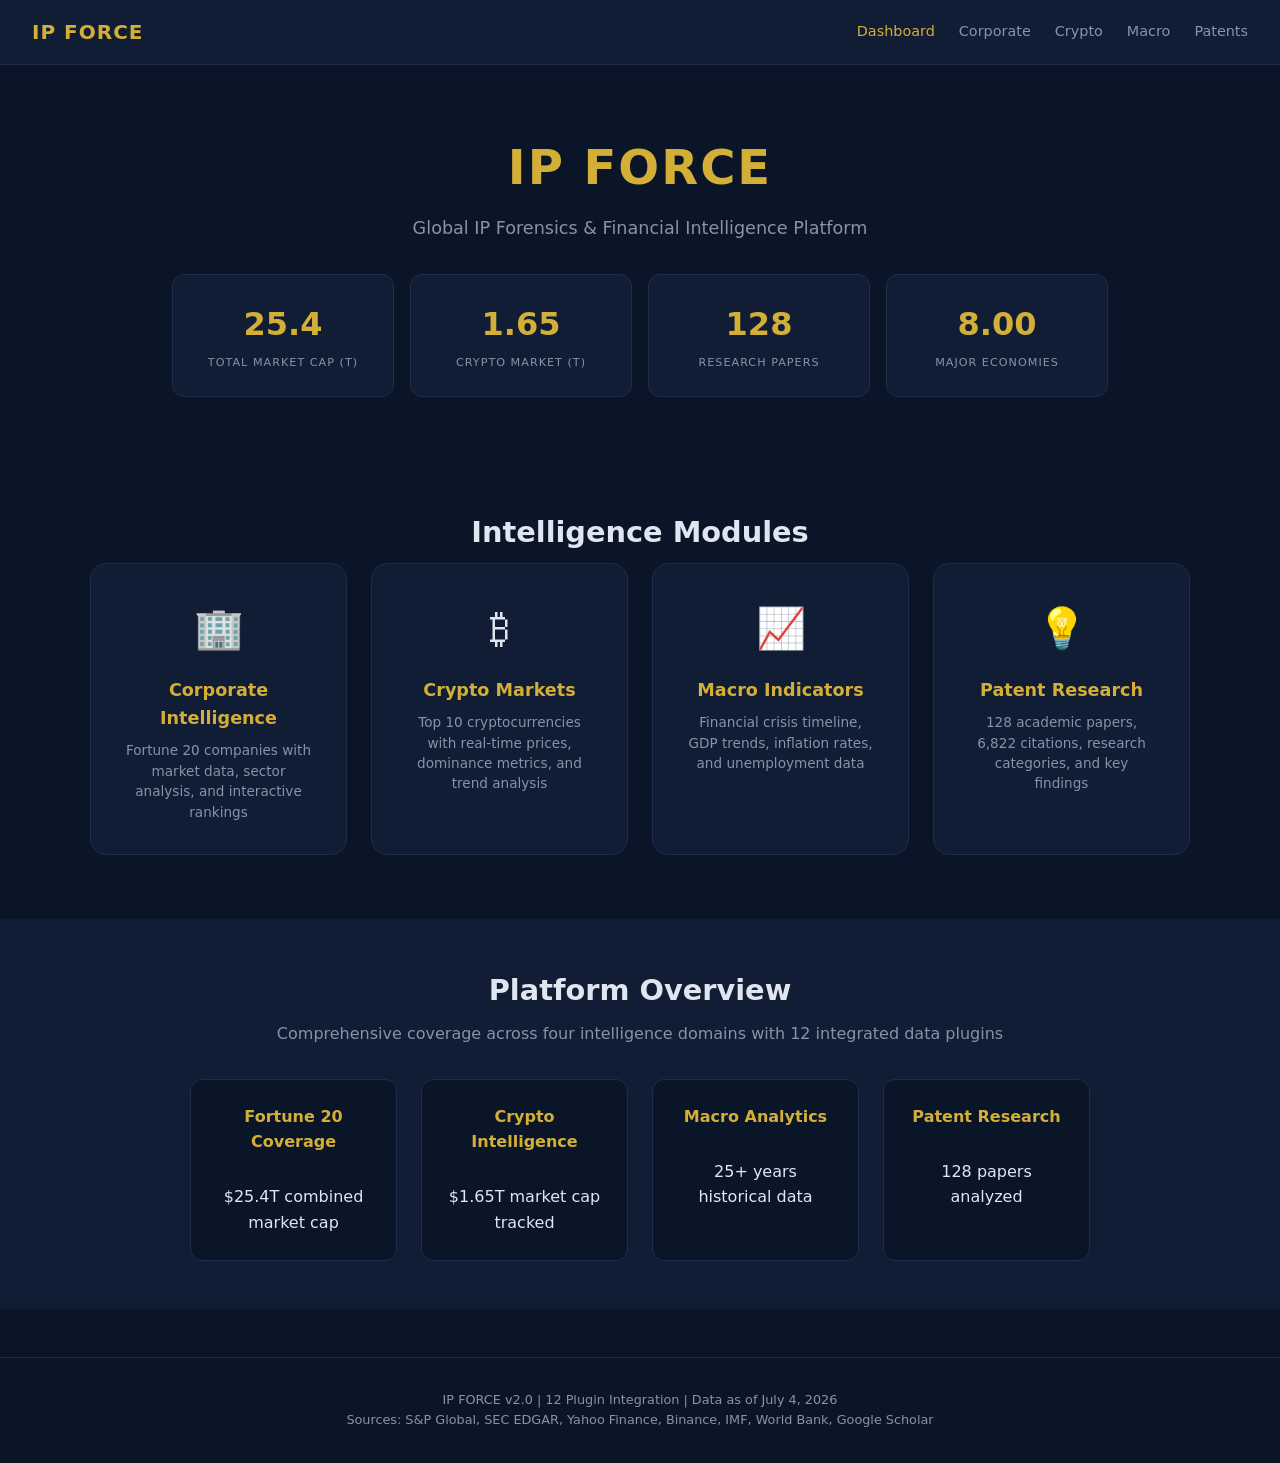
<file: microsite/index.html>
<!DOCTYPE html>
<html lang="en">
<head>
<meta charset="UTF-8">
<meta name="viewport" content="width=device-width, initial-scale=1.0">
<title>IP FORCE | Global Intelligence Platform</title>
<link rel="stylesheet" href="styles.css">
</head>
<body>
<nav class="navbar">
  <div class="nav-brand">IP FORCE</div>
  <div class="nav-links">
    <a href="index.html" class="active">Dashboard</a>
    <a href="corporate.html">Corporate</a>
    <a href="crypto.html">Crypto</a>
    <a href="macro.html">Macro</a>
    <a href="patents.html">Patents</a>
  </div>
</nav>

<main>
  <section class="hero">
    <h1>IP FORCE</h1>
    <p class="subtitle">Global IP Forensics & Financial Intelligence Platform</p>
    <div class="stats-grid">
      <div class="stat-card"><div class="stat-value" data-target="25.4">0</div><div class="stat-label">TOTAL MARKET CAP (T)</div></div>
      <div class="stat-card"><div class="stat-value" data-target="1.65">0</div><div class="stat-label">CRYPTO MARKET (T)</div></div>
      <div class="stat-card"><div class="stat-value" data-target="128">0</div><div class="stat-label">RESEARCH PAPERS</div></div>
      <div class="stat-card"><div class="stat-value" data-target="8">0</div><div class="stat-label">MAJOR ECONOMIES</div></div>
    </div>
  </section>

  <section class="modules">
    <h2>Intelligence Modules</h2>
    <div class="module-grid">
      <a href="corporate.html" class="module-card">
        <div class="module-icon">&#127970;</div>
        <h3>Corporate Intelligence</h3>
        <p>Fortune 20 companies with market data, sector analysis, and interactive rankings</p>
      </a>
      <a href="crypto.html" class="module-card">
        <div class="module-icon">&#8383;</div>
        <h3>Crypto Markets</h3>
        <p>Top 10 cryptocurrencies with real-time prices, dominance metrics, and trend analysis</p>
      </a>
      <a href="macro.html" class="module-card">
        <div class="module-icon">&#128200;</div>
        <h3>Macro Indicators</h3>
        <p>Financial crisis timeline, GDP trends, inflation rates, and unemployment data</p>
      </a>
      <a href="patents.html" class="module-card">
        <div class="module-icon">&#128161;</div>
        <h3>Patent Research</h3>
        <p>128 academic papers, 6,822 citations, research categories, and key findings</p>
      </a>
    </div>
  </section>

  <section class="overview">
    <h2>Platform Overview</h2>
    <p>Comprehensive coverage across four intelligence domains with 12 integrated data plugins</p>
    <div class="overview-grid">
      <div class="overview-item"><strong>Fortune 20 Coverage</strong><br>$25.4T combined market cap</div>
      <div class="overview-item"><strong>Crypto Intelligence</strong><br>$1.65T market cap tracked</div>
      <div class="overview-item"><strong>Macro Analytics</strong><br>25+ years historical data</div>
      <div class="overview-item"><strong>Patent Research</strong><br>128 papers analyzed</div>
    </div>
  </section>
</main>

<footer>
  <p>IP FORCE v2.0 | 12 Plugin Integration | Data as of July 4, 2026</p>
  <p>Sources: S&P Global, SEC EDGAR, Yahoo Finance, Binance, IMF, World Bank, Google Scholar</p>
</footer>

<script src="app.js"></script>
</body>
</html>
</file>
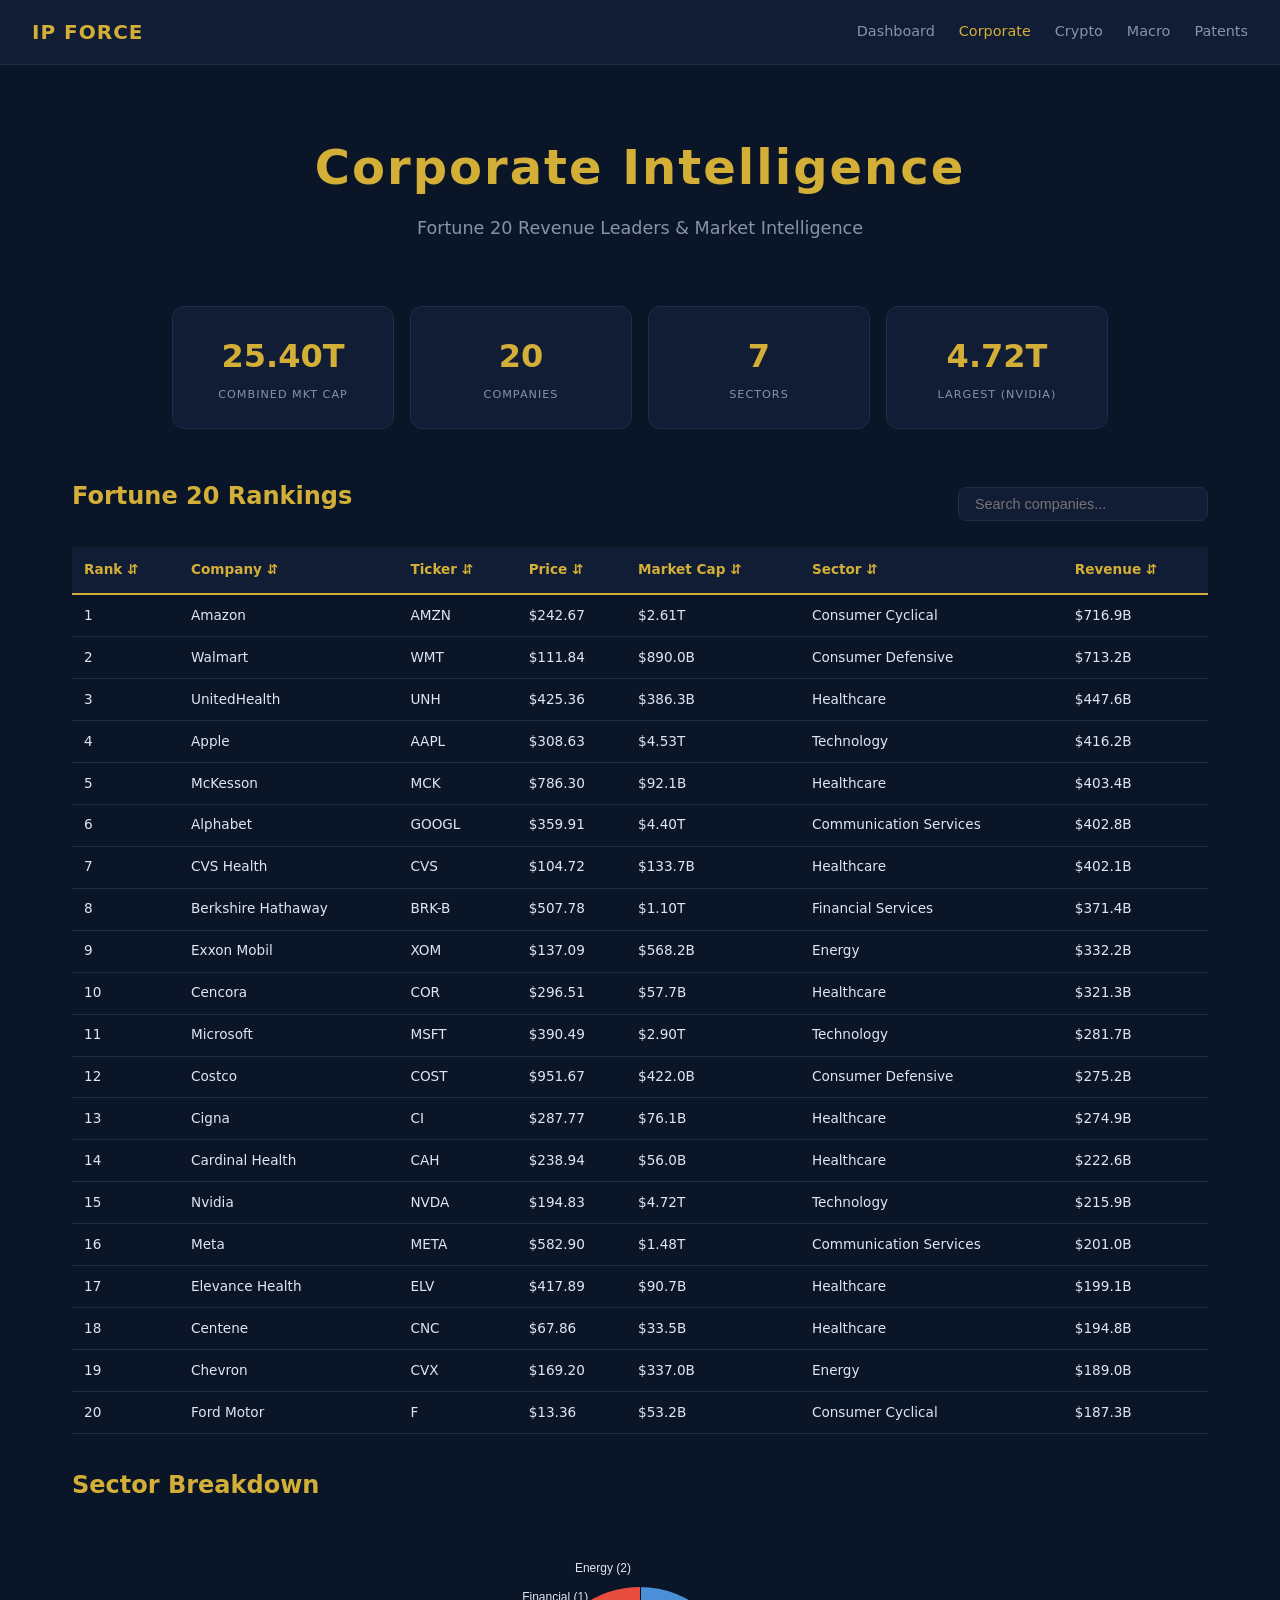
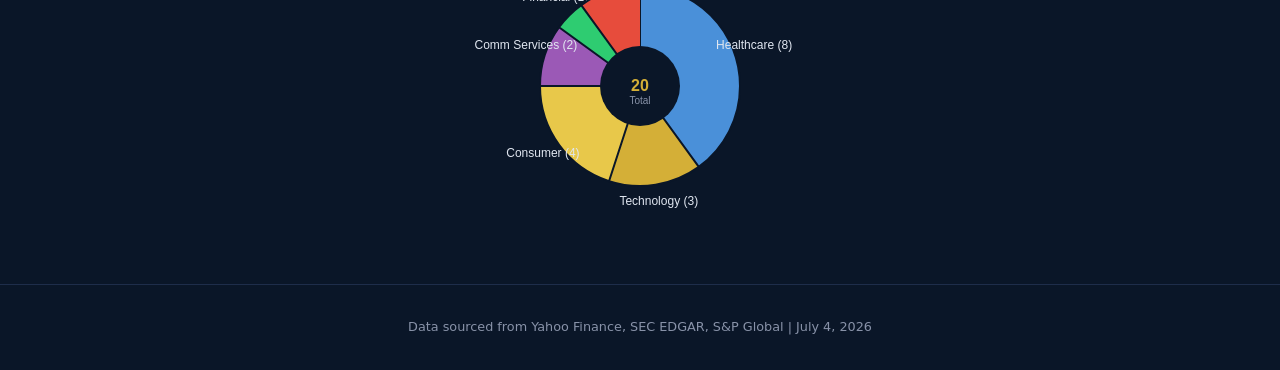
<file: microsite/corporate.html>
<!DOCTYPE html>
<html lang="en">
<head>
<meta charset="UTF-8">
<meta name="viewport" content="width=device-width, initial-scale=1.0">
<title>Corporate Intelligence | Fortune 20 | IP FORCE</title>
<link rel="stylesheet" href="styles.css">
</head>
<body>
<nav class="navbar">
  <div class="nav-brand">IP FORCE</div>
  <div class="nav-links">
    <a href="index.html">Dashboard</a>
    <a href="corporate.html" class="active">Corporate</a>
    <a href="crypto.html">Crypto</a>
    <a href="macro.html">Macro</a>
    <a href="patents.html">Patents</a>
  </div>
</nav>

<main>
  <section class="hero">
    <h1>Corporate Intelligence</h1>
    <p class="subtitle">Fortune 20 Revenue Leaders & Market Intelligence</p>
  </section>

  <div class="stats-grid">
    <div class="stat-card"><div class="stat-value">25.40T</div><div class="stat-label">COMBINED MKT CAP</div></div>
    <div class="stat-card"><div class="stat-value">20</div><div class="stat-label">COMPANIES</div></div>
    <div class="stat-card"><div class="stat-value">7</div><div class="stat-label">SECTORS</div></div>
    <div class="stat-card"><div class="stat-value">4.72T</div><div class="stat-label">LARGEST (NVIDIA)</div></div>
  </div>

  <section class="data-section">
    <div class="section-header">
      <h2>Fortune 20 Rankings</h2>
      <input type="text" id="corpSearch" placeholder="Search companies..." class="search-input">
    </div>
    <div class="table-responsive">
      <table class="data-table" id="corporateTable">
        <thead><tr><th onclick="sortTable(0)">Rank &#8693;</th><th onclick="sortTable(1)">Company &#8693;</th><th onclick="sortTable(2)">Ticker &#8693;</th><th onclick="sortTable(3)">Price &#8693;</th><th onclick="sortTable(4)">Market Cap &#8693;</th><th onclick="sortTable(5)">Sector &#8693;</th><th onclick="sortTable(6)">Revenue &#8693;</th></tr></thead>
        <tbody id="corpTableBody">
          <tr><td>1</td><td>Amazon</td><td>AMZN</td><td>$242.67</td><td>$2.61T</td><td>Consumer Cyclical</td><td>$716.9B</td></tr>
          <tr><td>2</td><td>Walmart</td><td>WMT</td><td>$111.84</td><td>$890.0B</td><td>Consumer Defensive</td><td>$713.2B</td></tr>
          <tr><td>3</td><td>UnitedHealth</td><td>UNH</td><td>$425.36</td><td>$386.3B</td><td>Healthcare</td><td>$447.6B</td></tr>
          <tr><td>4</td><td>Apple</td><td>AAPL</td><td>$308.63</td><td>$4.53T</td><td>Technology</td><td>$416.2B</td></tr>
          <tr><td>5</td><td>McKesson</td><td>MCK</td><td>$786.30</td><td>$92.1B</td><td>Healthcare</td><td>$403.4B</td></tr>
          <tr><td>6</td><td>Alphabet</td><td>GOOGL</td><td>$359.91</td><td>$4.40T</td><td>Communication Services</td><td>$402.8B</td></tr>
          <tr><td>7</td><td>CVS Health</td><td>CVS</td><td>$104.72</td><td>$133.7B</td><td>Healthcare</td><td>$402.1B</td></tr>
          <tr><td>8</td><td>Berkshire Hathaway</td><td>BRK-B</td><td>$507.78</td><td>$1.10T</td><td>Financial Services</td><td>$371.4B</td></tr>
          <tr><td>9</td><td>Exxon Mobil</td><td>XOM</td><td>$137.09</td><td>$568.2B</td><td>Energy</td><td>$332.2B</td></tr>
          <tr><td>10</td><td>Cencora</td><td>COR</td><td>$296.51</td><td>$57.7B</td><td>Healthcare</td><td>$321.3B</td></tr>
          <tr><td>11</td><td>Microsoft</td><td>MSFT</td><td>$390.49</td><td>$2.90T</td><td>Technology</td><td>$281.7B</td></tr>
          <tr><td>12</td><td>Costco</td><td>COST</td><td>$951.67</td><td>$422.0B</td><td>Consumer Defensive</td><td>$275.2B</td></tr>
          <tr><td>13</td><td>Cigna</td><td>CI</td><td>$287.77</td><td>$76.1B</td><td>Healthcare</td><td>$274.9B</td></tr>
          <tr><td>14</td><td>Cardinal Health</td><td>CAH</td><td>$238.94</td><td>$56.0B</td><td>Healthcare</td><td>$222.6B</td></tr>
          <tr><td>15</td><td>Nvidia</td><td>NVDA</td><td>$194.83</td><td>$4.72T</td><td>Technology</td><td>$215.9B</td></tr>
          <tr><td>16</td><td>Meta</td><td>META</td><td>$582.90</td><td>$1.48T</td><td>Communication Services</td><td>$201.0B</td></tr>
          <tr><td>17</td><td>Elevance Health</td><td>ELV</td><td>$417.89</td><td>$90.7B</td><td>Healthcare</td><td>$199.1B</td></tr>
          <tr><td>18</td><td>Centene</td><td>CNC</td><td>$67.86</td><td>$33.5B</td><td>Healthcare</td><td>$194.8B</td></tr>
          <tr><td>19</td><td>Chevron</td><td>CVX</td><td>$169.20</td><td>$337.0B</td><td>Energy</td><td>$189.0B</td></tr>
          <tr><td>20</td><td>Ford Motor</td><td>F</td><td>$13.36</td><td>$53.2B</td><td>Consumer Cyclical</td><td>$187.3B</td></tr>
        </tbody>
      </table>
    </div>
  </section>

  <section class="data-section">
    <h2>Sector Breakdown</h2>
    <canvas id="sectorChart" width="400" height="300"></canvas>
  </section>
</main>

<footer>
  <p>Data sourced from Yahoo Finance, SEC EDGAR, S&P Global | July 4, 2026</p>
</footer>

<script src="app.js"></script>
<script>drawSectorChart();</script>
</body>
</html>
</file>
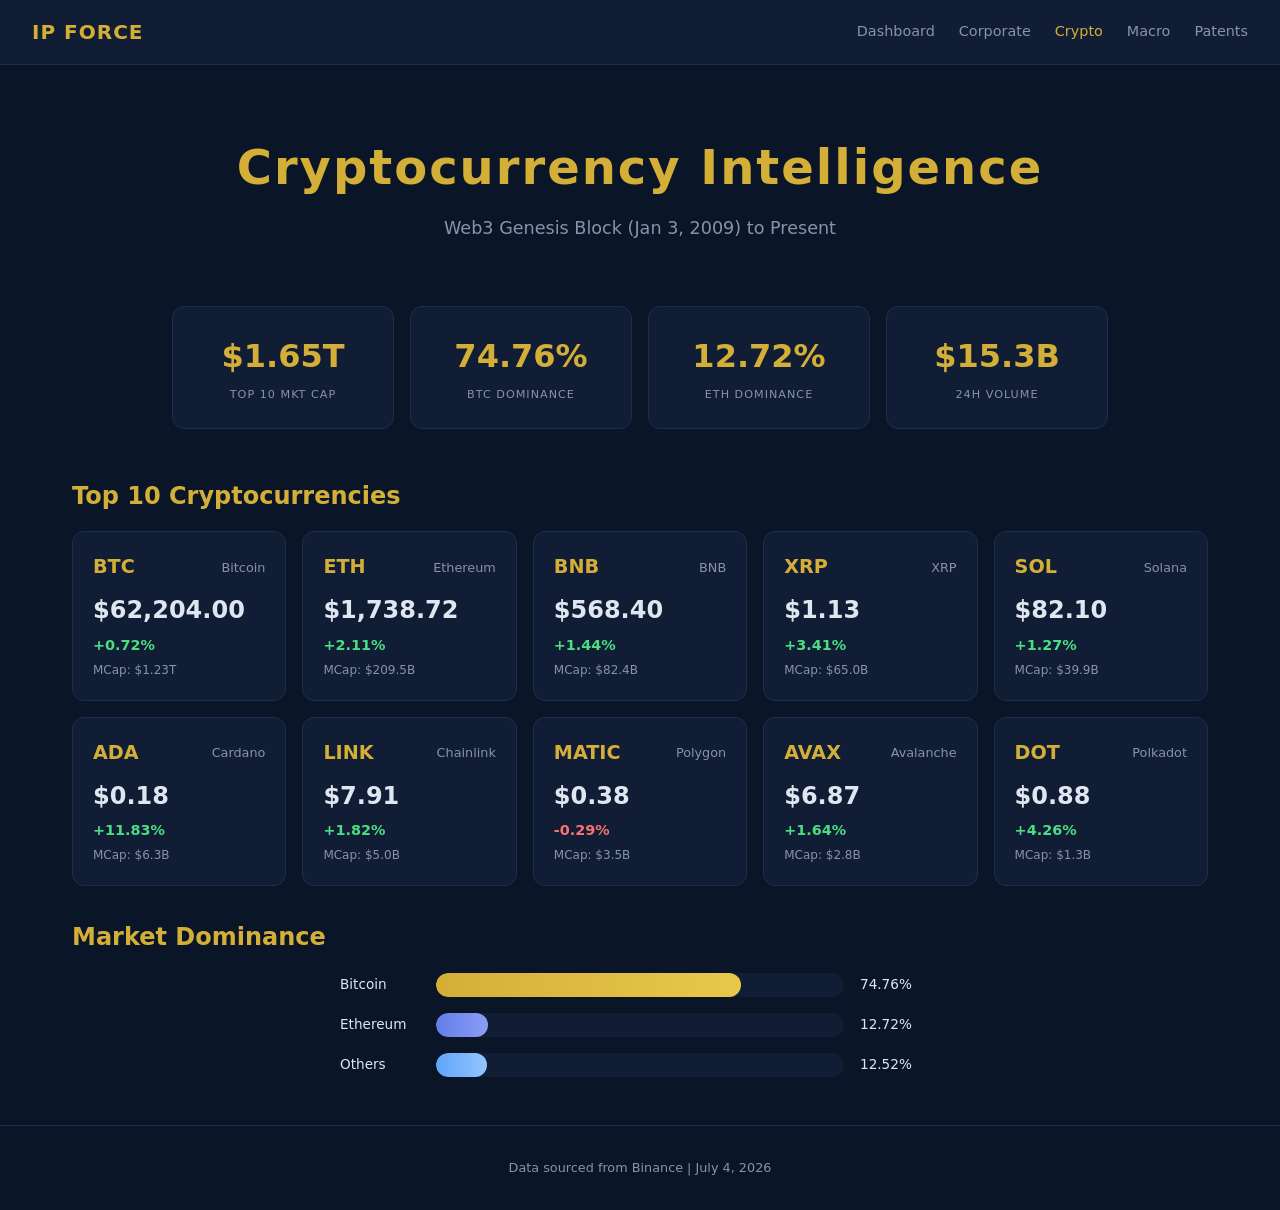
<file: microsite/crypto.html>
<!DOCTYPE html>
<html lang="en">
<head>
<meta charset="UTF-8">
<meta name="viewport" content="width=device-width, initial-scale=1.0">
<title>Crypto Markets | IP FORCE</title>
<link rel="stylesheet" href="styles.css">
</head>
<body>
<nav class="navbar">
  <div class="nav-brand">IP FORCE</div>
  <div class="nav-links">
    <a href="index.html">Dashboard</a>
    <a href="corporate.html">Corporate</a>
    <a href="crypto.html" class="active">Crypto</a>
    <a href="macro.html">Macro</a>
    <a href="patents.html">Patents</a>
  </div>
</nav>

<main>
  <section class="hero">
    <h1>Cryptocurrency Intelligence</h1>
    <p class="subtitle">Web3 Genesis Block (Jan 3, 2009) to Present</p>
  </section>

  <div class="stats-grid">
    <div class="stat-card"><div class="stat-value">$1.65T</div><div class="stat-label">TOP 10 MKT CAP</div></div>
    <div class="stat-card"><div class="stat-value">74.76%</div><div class="stat-label">BTC DOMINANCE</div></div>
    <div class="stat-card"><div class="stat-value">12.72%</div><div class="stat-label">ETH DOMINANCE</div></div>
    <div class="stat-card"><div class="stat-value">$15.3B</div><div class="stat-label">24H VOLUME</div></div>
  </div>

  <section class="data-section">
    <h2>Top 10 Cryptocurrencies</h2>
    <div class="crypto-grid">
      <div class="crypto-card"><div class="crypto-header"><span class="crypto-symbol">BTC</span><span class="crypto-name">Bitcoin</span></div><div class="crypto-price">$62,204.00</div><div class="crypto-change positive">+0.72%</div><div class="crypto-mcap">MCap: $1.23T</div></div>
      <div class="crypto-card"><div class="crypto-header"><span class="crypto-symbol">ETH</span><span class="crypto-name">Ethereum</span></div><div class="crypto-price">$1,738.72</div><div class="crypto-change positive">+2.11%</div><div class="crypto-mcap">MCap: $209.5B</div></div>
      <div class="crypto-card"><div class="crypto-header"><span class="crypto-symbol">BNB</span><span class="crypto-name">BNB</span></div><div class="crypto-price">$568.40</div><div class="crypto-change positive">+1.44%</div><div class="crypto-mcap">MCap: $82.4B</div></div>
      <div class="crypto-card"><div class="crypto-header"><span class="crypto-symbol">XRP</span><span class="crypto-name">XRP</span></div><div class="crypto-price">$1.13</div><div class="crypto-change positive">+3.41%</div><div class="crypto-mcap">MCap: $65.0B</div></div>
      <div class="crypto-card"><div class="crypto-header"><span class="crypto-symbol">SOL</span><span class="crypto-name">Solana</span></div><div class="crypto-price">$82.10</div><div class="crypto-change positive">+1.27%</div><div class="crypto-mcap">MCap: $39.9B</div></div>
      <div class="crypto-card"><div class="crypto-header"><span class="crypto-symbol">ADA</span><span class="crypto-name">Cardano</span></div><div class="crypto-price">$0.18</div><div class="crypto-change positive">+11.83%</div><div class="crypto-mcap">MCap: $6.3B</div></div>
      <div class="crypto-card"><div class="crypto-header"><span class="crypto-symbol">LINK</span><span class="crypto-name">Chainlink</span></div><div class="crypto-price">$7.91</div><div class="crypto-change positive">+1.82%</div><div class="crypto-mcap">MCap: $5.0B</div></div>
      <div class="crypto-card"><div class="crypto-header"><span class="crypto-symbol">MATIC</span><span class="crypto-name">Polygon</span></div><div class="crypto-price">$0.38</div><div class="crypto-change negative">-0.29%</div><div class="crypto-mcap">MCap: $3.5B</div></div>
      <div class="crypto-card"><div class="crypto-header"><span class="crypto-symbol">AVAX</span><span class="crypto-name">Avalanche</span></div><div class="crypto-price">$6.87</div><div class="crypto-change positive">+1.64%</div><div class="crypto-mcap">MCap: $2.8B</div></div>
      <div class="crypto-card"><div class="crypto-header"><span class="crypto-symbol">DOT</span><span class="crypto-name">Polkadot</span></div><div class="crypto-price">$0.88</div><div class="crypto-change positive">+4.26%</div><div class="crypto-mcap">MCap: $1.3B</div></div>
    </div>
  </section>

  <section class="data-section">
    <h2>Market Dominance</h2>
    <div class="dominance-bars">
      <div class="dominance-item"><span>Bitcoin</span><div class="dominance-bar"><div class="dominance-fill" style="width:74.76%"></div></div><span>74.76%</span></div>
      <div class="dominance-item"><span>Ethereum</span><div class="dominance-bar"><div class="dominance-fill eth" style="width:12.72%"></div></div><span>12.72%</span></div>
      <div class="dominance-item"><span>Others</span><div class="dominance-bar"><div class="dominance-fill others" style="width:12.52%"></div></div><span>12.52%</span></div>
    </div>
  </section>
</main>

<footer><p>Data sourced from Binance | July 4, 2026</p></footer>
</body>
</html>
</file>
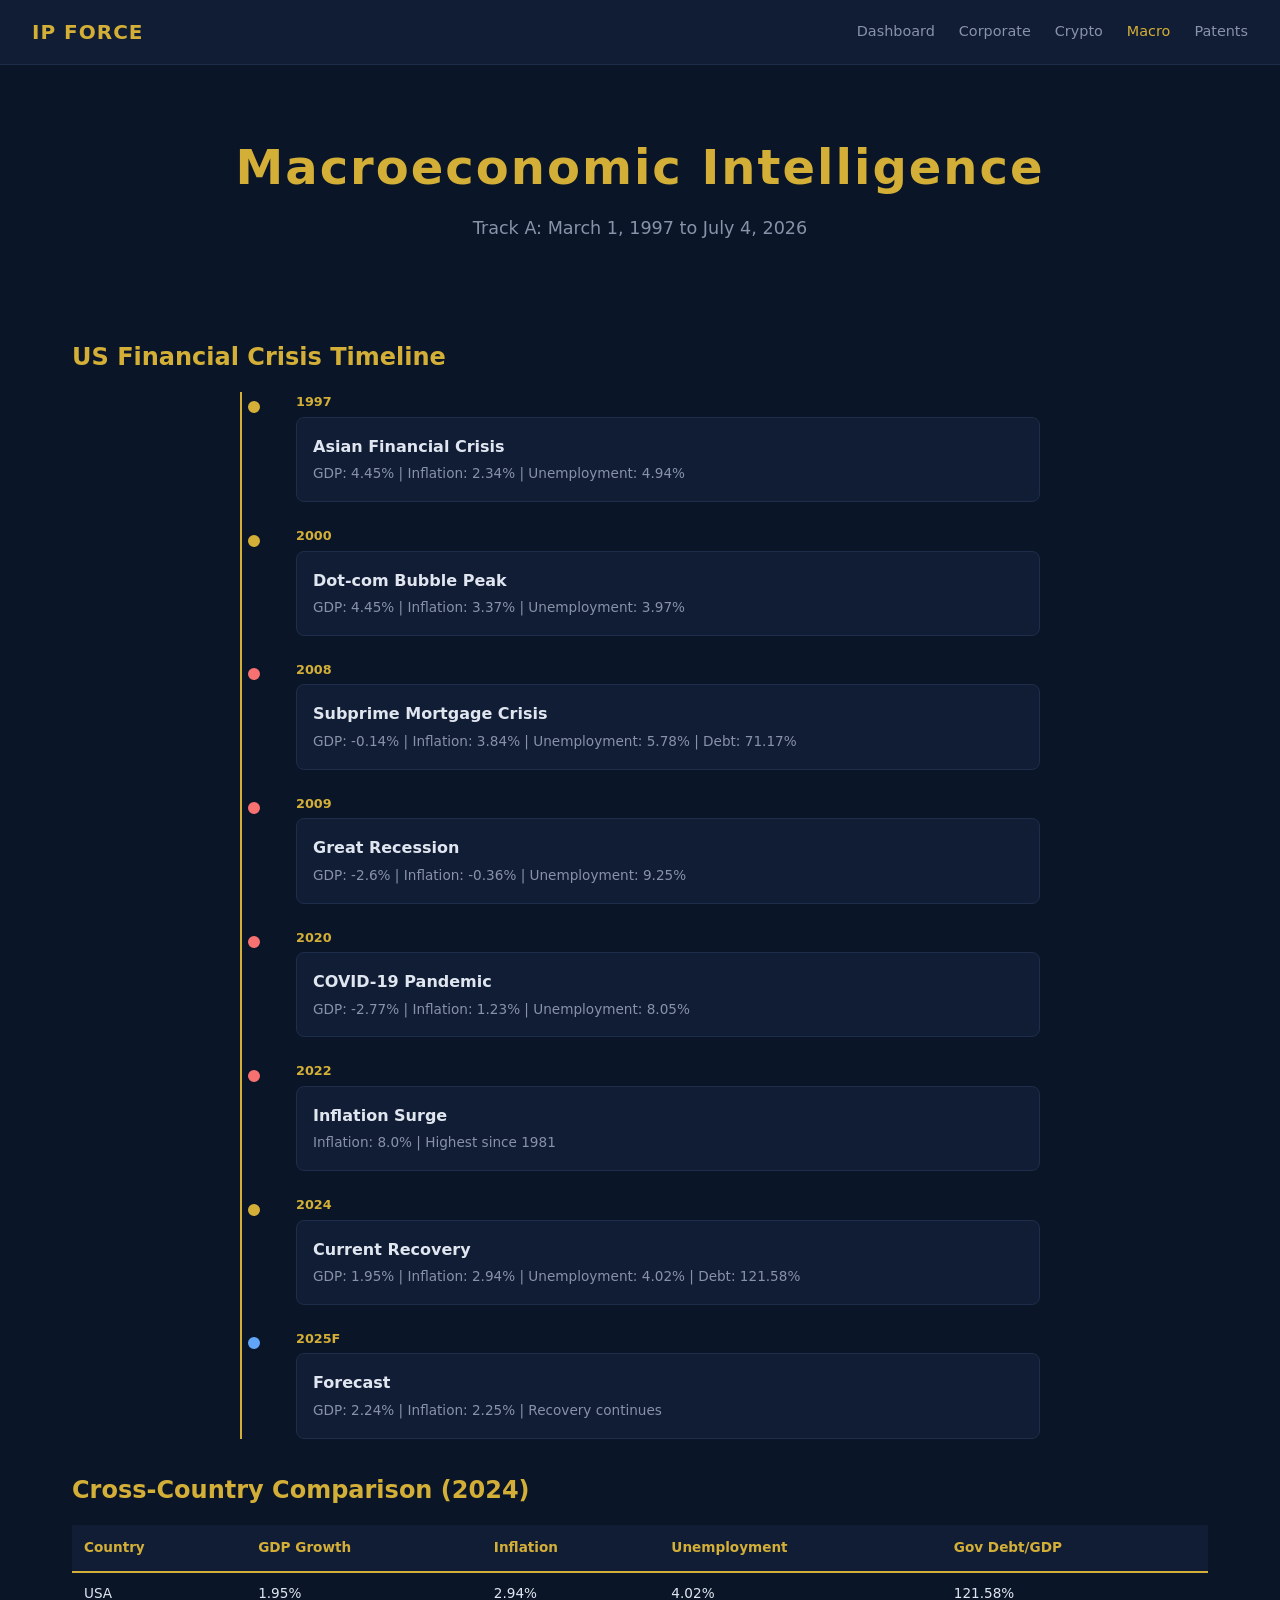
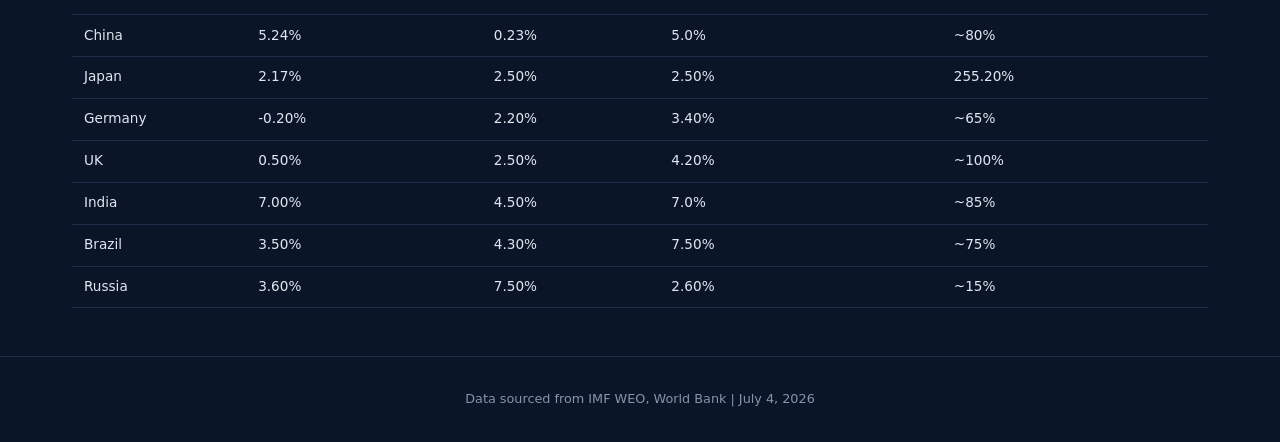
<file: microsite/macro.html>
<!DOCTYPE html>
<html lang="en">
<head>
<meta charset="UTF-8">
<meta name="viewport" content="width=device-width, initial-scale=1.0">
<title>Macro Indicators | IP FORCE</title>
<link rel="stylesheet" href="styles.css">
</head>
<body>
<nav class="navbar">
  <div class="nav-brand">IP FORCE</div>
  <div class="nav-links">
    <a href="index.html">Dashboard</a>
    <a href="corporate.html">Corporate</a>
    <a href="crypto.html">Crypto</a>
    <a href="macro.html" class="active">Macro</a>
    <a href="patents.html">Patents</a>
  </div>
</nav>

<main>
  <section class="hero">
    <h1>Macroeconomic Intelligence</h1>
    <p class="subtitle">Track A: March 1, 1997 to July 4, 2026</p>
  </section>

  <section class="data-section">
    <h2>US Financial Crisis Timeline</h2>
    <div class="timeline">
      <div class="timeline-item"><div class="timeline-year">1997</div><div class="timeline-content"><h4>Asian Financial Crisis</h4><p>GDP: 4.45% | Inflation: 2.34% | Unemployment: 4.94%</p></div></div>
      <div class="timeline-item"><div class="timeline-year">2000</div><div class="timeline-content"><h4>Dot-com Bubble Peak</h4><p>GDP: 4.45% | Inflation: 3.37% | Unemployment: 3.97%</p></div></div>
      <div class="timeline-item crisis"><div class="timeline-year">2008</div><div class="timeline-content"><h4>Subprime Mortgage Crisis</h4><p>GDP: -0.14% | Inflation: 3.84% | Unemployment: 5.78% | Debt: 71.17%</p></div></div>
      <div class="timeline-item crisis"><div class="timeline-year">2009</div><div class="timeline-content"><h4>Great Recession</h4><p>GDP: -2.6% | Inflation: -0.36% | Unemployment: 9.25%</p></div></div>
      <div class="timeline-item crisis"><div class="timeline-year">2020</div><div class="timeline-content"><h4>COVID-19 Pandemic</h4><p>GDP: -2.77% | Inflation: 1.23% | Unemployment: 8.05%</p></div></div>
      <div class="timeline-item crisis"><div class="timeline-year">2022</div><div class="timeline-content"><h4>Inflation Surge</h4><p>Inflation: 8.0% | Highest since 1981</p></div></div>
      <div class="timeline-item"><div class="timeline-year">2024</div><div class="timeline-content"><h4>Current Recovery</h4><p>GDP: 1.95% | Inflation: 2.94% | Unemployment: 4.02% | Debt: 121.58%</p></div></div>
      <div class="timeline-item forecast"><div class="timeline-year">2025F</div><div class="timeline-content"><h4>Forecast</h4><p>GDP: 2.24% | Inflation: 2.25% | Recovery continues</p></div></div>
    </div>
  </section>

  <section class="data-section">
    <h2>Cross-Country Comparison (2024)</h2>
    <div class="table-responsive">
      <table class="data-table">
        <thead><tr><th>Country</th><th>GDP Growth</th><th>Inflation</th><th>Unemployment</th><th>Gov Debt/GDP</th></tr></thead>
        <tbody>
          <tr><td>USA</td><td>1.95%</td><td>2.94%</td><td>4.02%</td><td>121.58%</td></tr>
          <tr><td>China</td><td>5.24%</td><td>0.23%</td><td>5.0%</td><td>~80%</td></tr>
          <tr><td>Japan</td><td>2.17%</td><td>2.50%</td><td>2.50%</td><td>255.20%</td></tr>
          <tr><td>Germany</td><td>-0.20%</td><td>2.20%</td><td>3.40%</td><td>~65%</td></tr>
          <tr><td>UK</td><td>0.50%</td><td>2.50%</td><td>4.20%</td><td>~100%</td></tr>
          <tr><td>India</td><td>7.00%</td><td>4.50%</td><td>7.0%</td><td>~85%</td></tr>
          <tr><td>Brazil</td><td>3.50%</td><td>4.30%</td><td>7.50%</td><td>~75%</td></tr>
          <tr><td>Russia</td><td>3.60%</td><td>7.50%</td><td>2.60%</td><td>~15%</td></tr>
        </tbody>
      </table>
    </div>
  </section>
</main>

<footer><p>Data sourced from IMF WEO, World Bank | July 4, 2026</p></footer>
</body>
</html>
</file>
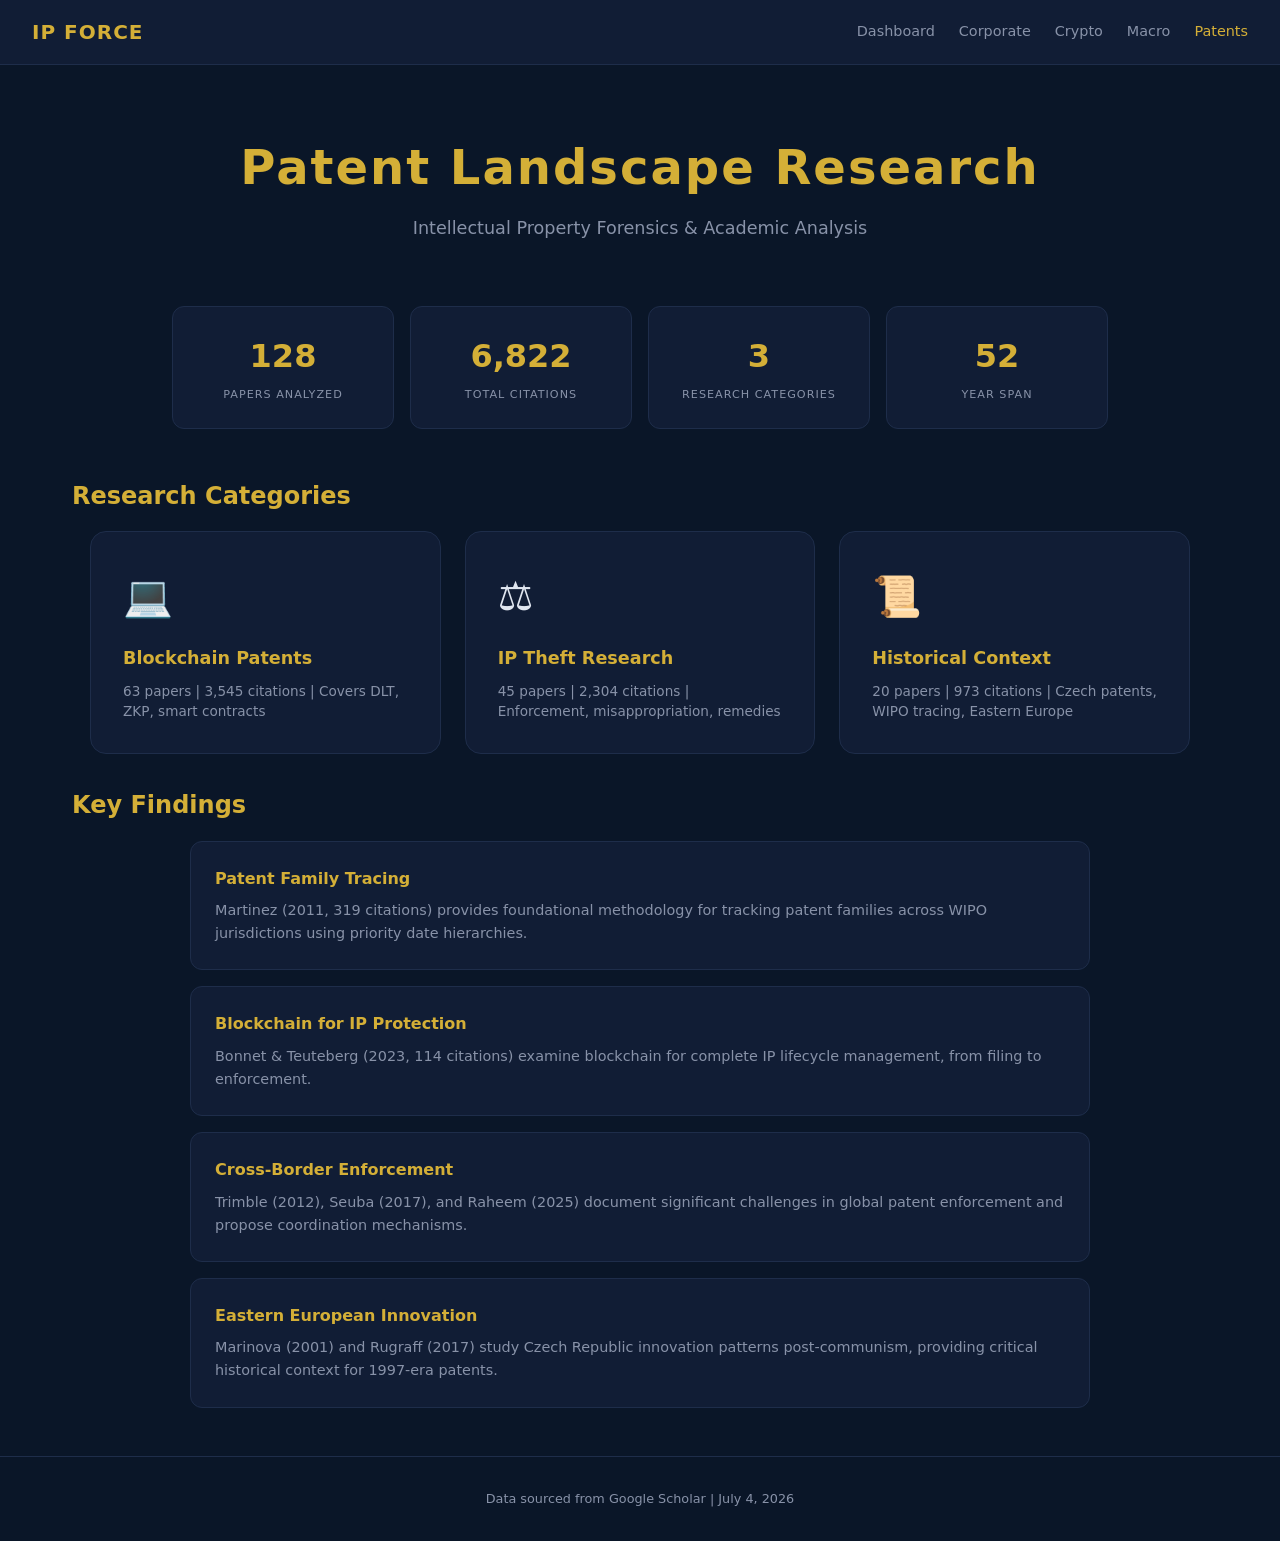
<file: microsite/patents.html>
<!DOCTYPE html>
<html lang="en">
<head>
<meta charset="UTF-8">
<meta name="viewport" content="width=device-width, initial-scale=1.0">
<title>Patent Research | IP FORCE</title>
<link rel="stylesheet" href="styles.css">
</head>
<body>
<nav class="navbar">
  <div class="nav-brand">IP FORCE</div>
  <div class="nav-links">
    <a href="index.html">Dashboard</a>
    <a href="corporate.html">Corporate</a>
    <a href="crypto.html">Crypto</a>
    <a href="macro.html">Macro</a>
    <a href="patents.html" class="active">Patents</a>
  </div>
</nav>

<main>
  <section class="hero">
    <h1>Patent Landscape Research</h1>
    <p class="subtitle">Intellectual Property Forensics & Academic Analysis</p>
  </section>

  <div class="stats-grid">
    <div class="stat-card"><div class="stat-value">128</div><div class="stat-label">PAPERS ANALYZED</div></div>
    <div class="stat-card"><div class="stat-value">6,822</div><div class="stat-label">TOTAL CITATIONS</div></div>
    <div class="stat-card"><div class="stat-value">3</div><div class="stat-label">RESEARCH CATEGORIES</div></div>
    <div class="stat-card"><div class="stat-value">52</div><div class="stat-label">YEAR SPAN</div></div>
  </div>

  <section class="data-section">
    <h2>Research Categories</h2>
    <div class="module-grid">
      <div class="module-card"><div class="module-icon">&#128187;</div><h3>Blockchain Patents</h3><p>63 papers | 3,545 citations | Covers DLT, ZKP, smart contracts</p></div>
      <div class="module-card"><div class="module-icon">&#9878;</div><h3>IP Theft Research</h3><p>45 papers | 2,304 citations | Enforcement, misappropriation, remedies</p></div>
      <div class="module-card"><div class="module-icon">&#128220;</div><h3>Historical Context</h3><p>20 papers | 973 citations | Czech patents, WIPO tracing, Eastern Europe</p></div>
    </div>
  </section>

  <section class="data-section">
    <h2>Key Findings</h2>
    <div class="findings">
      <div class="finding-item"><h4>Patent Family Tracing</h4><p>Martinez (2011, 319 citations) provides foundational methodology for tracking patent families across WIPO jurisdictions using priority date hierarchies.</p></div>
      <div class="finding-item"><h4>Blockchain for IP Protection</h4><p>Bonnet & Teuteberg (2023, 114 citations) examine blockchain for complete IP lifecycle management, from filing to enforcement.</p></div>
      <div class="finding-item"><h4>Cross-Border Enforcement</h4><p>Trimble (2012), Seuba (2017), and Raheem (2025) document significant challenges in global patent enforcement and propose coordination mechanisms.</p></div>
      <div class="finding-item"><h4>Eastern European Innovation</h4><p>Marinova (2001) and Rugraff (2017) study Czech Republic innovation patterns post-communism, providing critical historical context for 1997-era patents.</p></div>
    </div>
  </section>
</main>

<footer><p>Data sourced from Google Scholar | July 4, 2026</p></footer>
</body>
</html>
</file>
<file: microsite/styles.css>
:root{--bg:#0a1628;--bg-card:#111d35;--bg-hover:#1a2744;--gold:#d4af37;--gold-light:#e8c84a;--text:#e0e6f0;--text-muted:#8892a8;--green:#4ade80;--red:#f87171;--blue:#60a5fa;--border:#1e2d4a}
*{margin:0;padding:0;box-sizing:border-box}
body{font-family:'Segoe UI',system-ui,-apple-system,sans-serif;background:var(--bg);color:var(--text);line-height:1.6}
.navbar{display:flex;justify-content:space-between;align-items:center;padding:1rem 2rem;background:var(--bg-card);border-bottom:1px solid var(--border);position:sticky;top:0;z-index:100}
.nav-brand{font-size:1.25rem;font-weight:700;color:var(--gold);letter-spacing:1px}
.nav-links{display:flex;gap:1.5rem}
.nav-links a{color:var(--text-muted);text-decoration:none;font-size:0.9rem;font-weight:500;transition:color .2s}
.nav-links a:hover,.nav-links a.active{color:var(--gold)}
.hero{text-align:center;padding:4rem 2rem 2rem}
.hero h1{font-size:3rem;font-weight:800;color:var(--gold);margin-bottom:.5rem;letter-spacing:2px}
.subtitle{font-size:1.1rem;color:var(--text-muted);margin-bottom:2rem}
.stats-grid{display:grid;grid-template-columns:repeat(auto-fit,minmax(180px,1fr));gap:1rem;max-width:1000px;margin:0 auto 3rem;padding:0 2rem}
.stat-card{background:var(--bg-card);border:1px solid var(--border);border-radius:12px;padding:1.5rem;text-align:center;transition:transform .2s,border-color .2s}
.stat-card:hover{transform:translateY(-3px);border-color:var(--gold)}
.stat-value{font-size:2rem;font-weight:700;color:var(--gold);margin-bottom:.25rem}
.stat-label{font-size:.7rem;color:var(--text-muted);text-transform:uppercase;letter-spacing:1px}
.modules{padding:2rem;text-align:center}
.modules h2{font-size:1.8rem;margin-bottom:.5rem}
.modules>p{color:var(--text-muted);margin-bottom:2rem}
.module-grid{display:grid;grid-template-columns:repeat(auto-fit,minmax(240px,1fr));gap:1.5rem;max-width:1100px;margin:0 auto}
.module-card{background:var(--bg-card);border:1px solid var(--border);border-radius:16px;padding:2rem;text-decoration:none;color:var(--text);transition:transform .3s,border-color .3s,box-shadow .3s;display:block}
.module-card:hover{transform:translateY(-5px);border-color:var(--gold);box-shadow:0 10px 40px rgba(212,175,55,.1)}
.module-icon{font-size:2.5rem;margin-bottom:1rem}
.module-card h3{color:var(--gold);margin-bottom:.5rem;font-size:1.1rem}
.module-card p{color:var(--text-muted);font-size:.85rem;line-height:1.5}
.overview{padding:3rem 2rem;text-align:center;background:var(--bg-card);margin-top:2rem}
.overview h2{font-size:1.8rem;margin-bottom:.5rem}
.overview>p{color:var(--text-muted);margin-bottom:2rem}
.overview-grid{display:grid;grid-template-columns:repeat(auto-fit,minmax(200px,1fr));gap:1.5rem;max-width:900px;margin:0 auto}
.overview-item{background:var(--bg);border:1px solid var(--border);border-radius:12px;padding:1.5rem}
.overview-item strong{color:var(--gold);display:block;margin-bottom:.25rem}
.data-section{max-width:1200px;margin:2rem auto;padding:0 2rem}
.data-section h2{font-size:1.5rem;margin-bottom:1rem;color:var(--gold)}
.section-header{display:flex;justify-content:space-between;align-items:center;margin-bottom:1rem;flex-wrap:wrap;gap:1rem}
.search-input{background:var(--bg-card);border:1px solid var(--border);border-radius:8px;padding:.5rem 1rem;color:var(--text);font-size:.9rem;width:250px}
.search-input:focus{outline:none;border-color:var(--gold)}
.table-responsive{overflow-x:auto}
.data-table{width:100%;border-collapse:collapse;font-size:.85rem}
.data-table th{background:var(--bg-card);color:var(--gold);padding:.75rem;text-align:left;border-bottom:2px solid var(--gold);cursor:pointer;user-select:none;white-space:nowrap}
.data-table td{padding:.6rem .75rem;border-bottom:1px solid var(--border)}
.data-table tbody tr:hover{background:var(--bg-hover)}
.crypto-grid{display:grid;grid-template-columns:repeat(auto-fill,minmax(200px,1fr));gap:1rem}
.crypto-card{background:var(--bg-card);border:1px solid var(--border);border-radius:12px;padding:1.25rem;transition:transform .2s}
.crypto-card:hover{transform:translateY(-3px);border-color:var(--gold)}
.crypto-header{display:flex;justify-content:space-between;align-items:center;margin-bottom:.5rem}
.crypto-symbol{font-size:1.2rem;font-weight:700;color:var(--gold)}
.crypto-name{font-size:.8rem;color:var(--text-muted)}
.crypto-price{font-size:1.5rem;font-weight:700;margin-bottom:.25rem}
.crypto-change{font-size:.9rem;font-weight:600}
.crypto-change.positive{color:var(--green)}
.crypto-change.negative{color:var(--red)}
.crypto-mcap{font-size:.75rem;color:var(--text-muted);margin-top:.25rem}
.dominance-bars{max-width:600px;margin:0 auto}
.dominance-item{display:flex;align-items:center;gap:1rem;margin-bottom:1rem}
.dominance-item span{min-width:80px;font-size:.85rem}
.dominance-bar{flex:1;height:24px;background:var(--bg-card);border-radius:12px;overflow:hidden}
.dominance-fill{height:100%;background:linear-gradient(90deg,var(--gold),var(--gold-light));border-radius:12px}
.dominance-fill.eth{background:linear-gradient(90deg,#627eea,#8b9ef5)}
.dominance-fill.others{background:linear-gradient(90deg,var(--blue),#93c5fd)}
.timeline{max-width:800px;margin:0 auto;position:relative;padding-left:2rem}
.timeline::before{content:'';position:absolute;left:0;top:0;bottom:0;width:2px;background:var(--gold)}
.timeline-item{position:relative;margin-bottom:1.5rem;padding-left:1.5rem}
.timeline-item::before{content:'';position:absolute;left:-1.6rem;top:.4rem;width:12px;height:12px;border-radius:50%;background:var(--gold);border:2px solid var(--bg)}
.timeline-item.crisis::before{background:var(--red)}
.timeline-item.forecast::before{background:var(--blue)}
.timeline-year{font-size:.8rem;color:var(--gold);font-weight:700;margin-bottom:.25rem}
.timeline-content{background:var(--bg-card);border:1px solid var(--border);border-radius:8px;padding:1rem}
.timeline-content h4{font-size:1rem;margin-bottom:.25rem}
.timeline-content p{color:var(--text-muted);font-size:.85rem}
.findings{max-width:900px;margin:0 auto}
.finding-item{background:var(--bg-card);border:1px solid var(--border);border-radius:12px;padding:1.5rem;margin-bottom:1rem}
.finding-item h4{color:var(--gold);margin-bottom:.5rem}
.finding-item p{color:var(--text-muted);font-size:.9rem}
footer{text-align:center;padding:2rem;color:var(--text-muted);font-size:.8rem;border-top:1px solid var(--border);margin-top:3rem}
canvas{display:block;margin:2rem auto;max-width:100%}
@media(max-width:768px){.hero h1{font-size:2rem}.nav-links{gap:.75rem;font-size:.8rem}.stats-grid{grid-template-columns:repeat(2,1fr)}.module-grid{grid-template-columns:1fr}}
</file>
